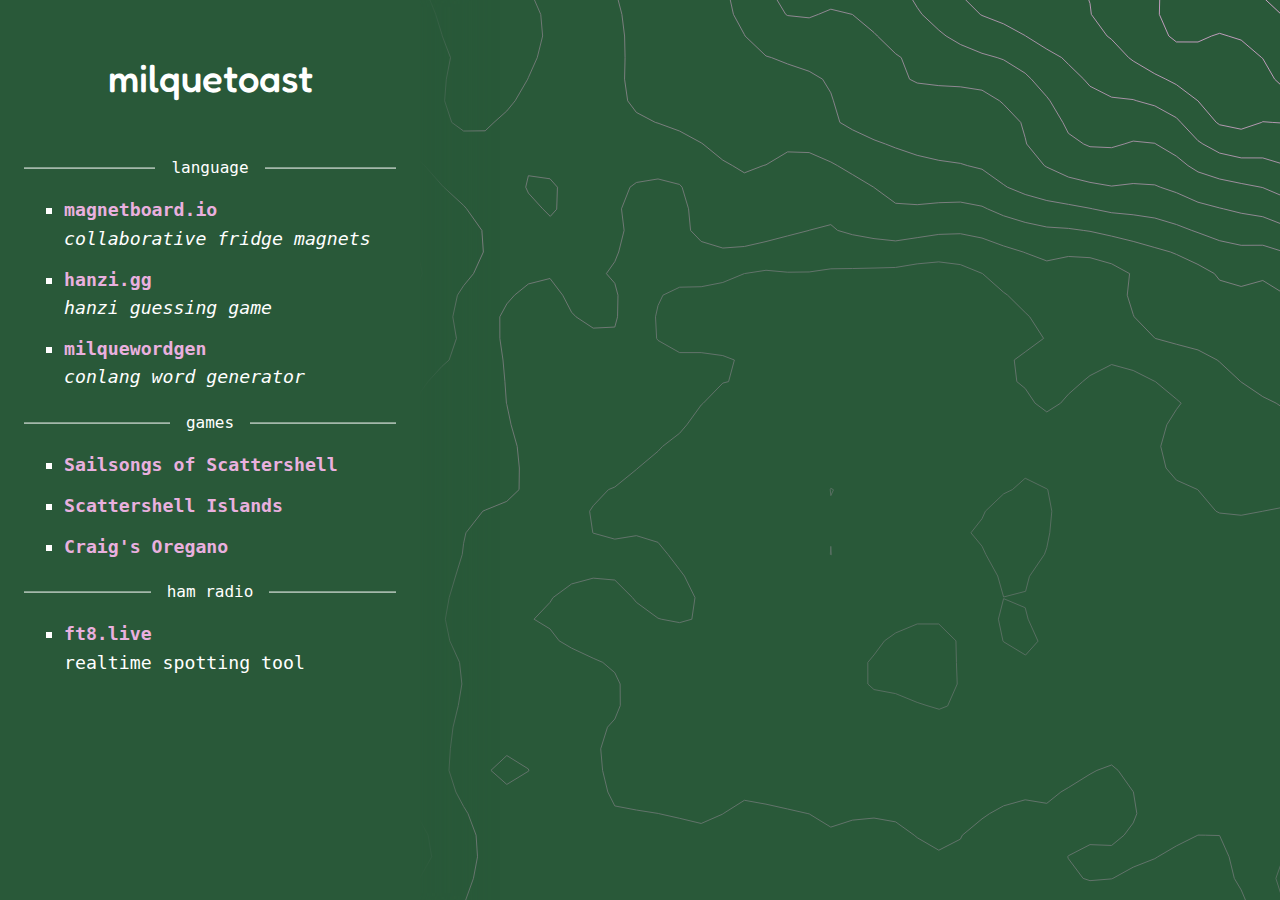
<file: index.html>
<!doctype html><html lang="en"><head><link rel="preconnect" href="https://fonts.gstatic.com"><link href="https://fonts.googleapis.com/css2?family=Fredoka+One&display=swap" rel="stylesheet"><meta charset="utf-8"/><meta name="viewport" content="width=device-width,initial-scale=1"/><meta name="theme-color" content="#e9b0df"/><meta name="description" content="Games and other things created by milquetoast"/><link rel="apple-touch-icon" href="/apple-touch-icon.png"/><link rel="manifest" href="/manifest.json"/><title>milquetoast.space</title><link href="/static/css/main.b9e900e3.chunk.css" rel="stylesheet"></head><body><noscript><div style="font-family:monospace;font-size:1.4em"><main style="margin:0 2em"><h1>milquetoast</h1><p></p><ul style="list-style-type:none;padding:0"><li><a href="https://hanzi.gg">hanzi.gg: a hanzi guessing game</a></li><li><a href="https://ft8.live">ft8.live: realtime spotting tool</a></li><li><a href="https://magnetboard.io">magnetboard.io: collaborative fridge magnets</a></li><br/><li><a href="/scattershell">Sailsongs of Scattershell</a></li><li><a href="/scattershell-islands">Scattershell Islands</a></li><li><a href="/milquewordgen">milquewordgen word generator</a></li><li><a href="/craigs-oregano">Craig's Oregano</a></li></ul><p></p></main></div></noscript><div id="root"></div><script>!function(e){function t(t){for(var n,i,a=t[0],c=t[1],l=t[2],s=0,p=[];s<a.length;s++)i=a[s],Object.prototype.hasOwnProperty.call(o,i)&&o[i]&&p.push(o[i][0]),o[i]=0;for(n in c)Object.prototype.hasOwnProperty.call(c,n)&&(e[n]=c[n]);for(f&&f(t);p.length;)p.shift()();return u.push.apply(u,l||[]),r()}function r(){for(var e,t=0;t<u.length;t++){for(var r=u[t],n=!0,a=1;a<r.length;a++){var c=r[a];0!==o[c]&&(n=!1)}n&&(u.splice(t--,1),e=i(i.s=r[0]))}return e}var n={},o={1:0},u=[];function i(t){if(n[t])return n[t].exports;var r=n[t]={i:t,l:!1,exports:{}};return e[t].call(r.exports,r,r.exports,i),r.l=!0,r.exports}i.e=function(e){var t=[],r=o[e];if(0!==r)if(r)t.push(r[2]);else{var n=new Promise((function(t,n){r=o[e]=[t,n]}));t.push(r[2]=n);var u,a=document.createElement("script");a.charset="utf-8",a.timeout=120,i.nc&&a.setAttribute("nonce",i.nc),a.src=function(e){return i.p+"static/js/"+({}[e]||e)+"."+{3:"0343b112"}[e]+".chunk.js"}(e);var c=new Error;u=function(t){a.onerror=a.onload=null,clearTimeout(l);var r=o[e];if(0!==r){if(r){var n=t&&("load"===t.type?"missing":t.type),u=t&&t.target&&t.target.src;c.message="Loading chunk "+e+" failed.\n("+n+": "+u+")",c.name="ChunkLoadError",c.type=n,c.request=u,r[1](c)}o[e]=void 0}};var l=setTimeout((function(){u({type:"timeout",target:a})}),12e4);a.onerror=a.onload=u,document.head.appendChild(a)}return Promise.all(t)},i.m=e,i.c=n,i.d=function(e,t,r){i.o(e,t)||Object.defineProperty(e,t,{enumerable:!0,get:r})},i.r=function(e){"undefined"!=typeof Symbol&&Symbol.toStringTag&&Object.defineProperty(e,Symbol.toStringTag,{value:"Module"}),Object.defineProperty(e,"__esModule",{value:!0})},i.t=function(e,t){if(1&t&&(e=i(e)),8&t)return e;if(4&t&&"object"==typeof e&&e&&e.__esModule)return e;var r=Object.create(null);if(i.r(r),Object.defineProperty(r,"default",{enumerable:!0,value:e}),2&t&&"string"!=typeof e)for(var n in e)i.d(r,n,function(t){return e[t]}.bind(null,n));return r},i.n=function(e){var t=e&&e.__esModule?function(){return e.default}:function(){return e};return i.d(t,"a",t),t},i.o=function(e,t){return Object.prototype.hasOwnProperty.call(e,t)},i.p="/",i.oe=function(e){throw console.error(e),e};var a=this["webpackJsonpmilquetoast-home"]=this["webpackJsonpmilquetoast-home"]||[],c=a.push.bind(a);a.push=t,a=a.slice();for(var l=0;l<a.length;l++)t(a[l]);var f=c;r()}([])</script><script src="/static/js/2.aa793e45.chunk.js"></script><script src="/static/js/main.2bd88f0f.chunk.js"></script></body></html>
</file>
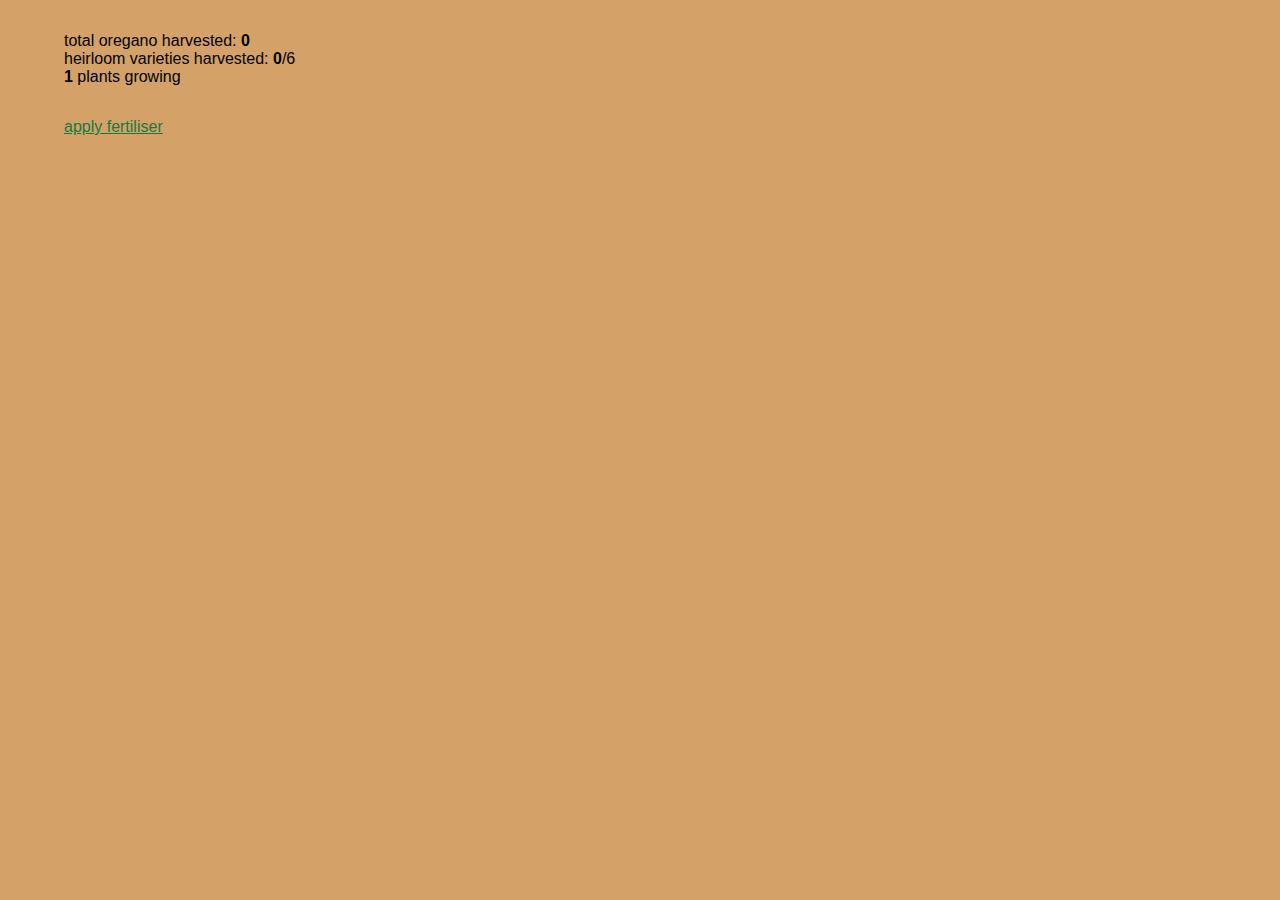
<file: craigs-oregano/index.html>
<!doctype html><html lang="en"><head><meta charset="utf-8"/><meta name="viewport" content="width=device-width,initial-scale=1"/><meta name="theme-color" content="#000000"/><title>Craig's Oregano</title><link href="/craigs-oregano/static/css/main.8d8bda3b.chunk.css" rel="stylesheet"></head><body><noscript>You need to enable JavaScript to run this app.</noscript><div id="root"></div><script>!function(l){function e(e){for(var r,t,n=e[0],o=e[1],u=e[2],a=0,i=[];a<n.length;a++)t=n[a],Object.prototype.hasOwnProperty.call(f,t)&&f[t]&&i.push(f[t][0]),f[t]=0;for(r in o)Object.prototype.hasOwnProperty.call(o,r)&&(l[r]=o[r]);for(s&&s(e);i.length;)i.shift()();return p.push.apply(p,u||[]),c()}function c(){for(var e,r=0;r<p.length;r++){for(var t=p[r],n=!0,o=1;o<t.length;o++){var u=t[o];0!==f[u]&&(n=!1)}n&&(p.splice(r--,1),e=a(a.s=t[0]))}return e}var t={},f={1:0},p=[];function a(e){if(t[e])return t[e].exports;var r=t[e]={i:e,l:!1,exports:{}};return l[e].call(r.exports,r,r.exports,a),r.l=!0,r.exports}a.m=l,a.c=t,a.d=function(e,r,t){a.o(e,r)||Object.defineProperty(e,r,{enumerable:!0,get:t})},a.r=function(e){"undefined"!=typeof Symbol&&Symbol.toStringTag&&Object.defineProperty(e,Symbol.toStringTag,{value:"Module"}),Object.defineProperty(e,"__esModule",{value:!0})},a.t=function(r,e){if(1&e&&(r=a(r)),8&e)return r;if(4&e&&"object"==typeof r&&r&&r.__esModule)return r;var t=Object.create(null);if(a.r(t),Object.defineProperty(t,"default",{enumerable:!0,value:r}),2&e&&"string"!=typeof r)for(var n in r)a.d(t,n,function(e){return r[e]}.bind(null,n));return t},a.n=function(e){var r=e&&e.__esModule?function(){return e.default}:function(){return e};return a.d(r,"a",r),r},a.o=function(e,r){return Object.prototype.hasOwnProperty.call(e,r)},a.p="/craigs-oregano/";var r=this["webpackJsonpcraigs-oregano"]=this["webpackJsonpcraigs-oregano"]||[],n=r.push.bind(r);r.push=e,r=r.slice();for(var o=0;o<r.length;o++)e(r[o]);var s=n;c()}([])</script><script src="/craigs-oregano/static/js/2.79b06b36.chunk.js"></script><script src="/craigs-oregano/static/js/main.7e58e385.chunk.js"></script></body></html>
</file>
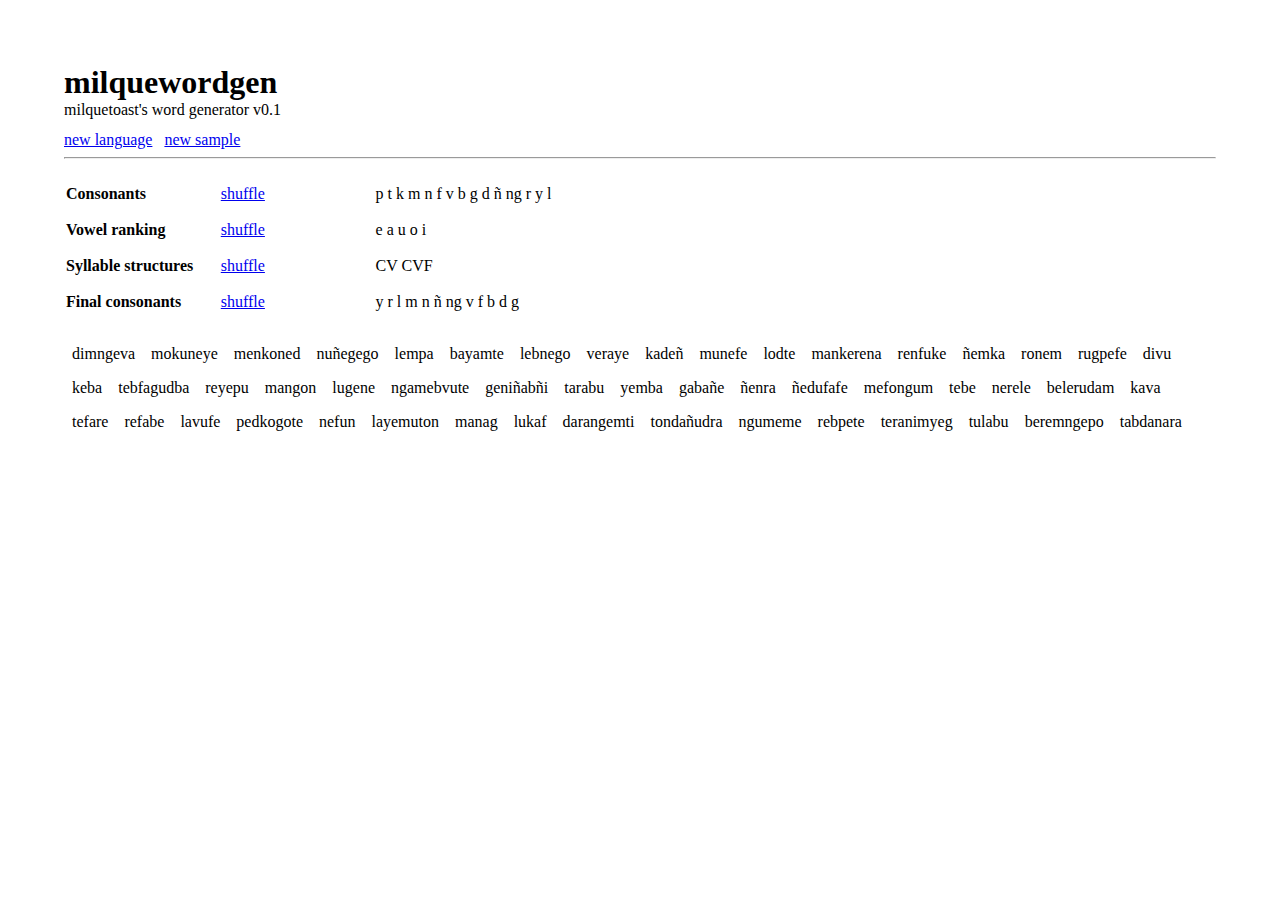
<file: milquewordgen/index.html>
<!doctype html><html lang="en"><head><meta charset="utf-8"/><link rel="icon" href="/milquewordgen/favicon.ico"/><meta name="viewport" content="width=device-width,initial-scale=1"/><meta name="theme-color" content="#000000"/><meta name="description" content="Milquetoast's word generator"/><title>milquewordgen</title><link href="/milquewordgen/static/css/main.970f23f5.chunk.css" rel="stylesheet"></head><body><noscript>You need to enable JavaScript to run this app.</noscript><div id="root"></div><script>!function(i){function e(e){for(var r,t,n=e[0],o=e[1],u=e[2],l=0,a=[];l<n.length;l++)t=n[l],Object.prototype.hasOwnProperty.call(c,t)&&c[t]&&a.push(c[t][0]),c[t]=0;for(r in o)Object.prototype.hasOwnProperty.call(o,r)&&(i[r]=o[r]);for(s&&s(e);a.length;)a.shift()();return p.push.apply(p,u||[]),f()}function f(){for(var e,r=0;r<p.length;r++){for(var t=p[r],n=!0,o=1;o<t.length;o++){var u=t[o];0!==c[u]&&(n=!1)}n&&(p.splice(r--,1),e=l(l.s=t[0]))}return e}var t={},c={1:0},p=[];function l(e){if(t[e])return t[e].exports;var r=t[e]={i:e,l:!1,exports:{}};return i[e].call(r.exports,r,r.exports,l),r.l=!0,r.exports}l.m=i,l.c=t,l.d=function(e,r,t){l.o(e,r)||Object.defineProperty(e,r,{enumerable:!0,get:t})},l.r=function(e){"undefined"!=typeof Symbol&&Symbol.toStringTag&&Object.defineProperty(e,Symbol.toStringTag,{value:"Module"}),Object.defineProperty(e,"__esModule",{value:!0})},l.t=function(r,e){if(1&e&&(r=l(r)),8&e)return r;if(4&e&&"object"==typeof r&&r&&r.__esModule)return r;var t=Object.create(null);if(l.r(t),Object.defineProperty(t,"default",{enumerable:!0,value:r}),2&e&&"string"!=typeof r)for(var n in r)l.d(t,n,function(e){return r[e]}.bind(null,n));return t},l.n=function(e){var r=e&&e.__esModule?function(){return e.default}:function(){return e};return l.d(r,"a",r),r},l.o=function(e,r){return Object.prototype.hasOwnProperty.call(e,r)},l.p="/milquewordgen/";var r=this["webpackJsonpconlang-demo"]=this["webpackJsonpconlang-demo"]||[],n=r.push.bind(r);r.push=e,r=r.slice();for(var o=0;o<r.length;o++)e(r[o]);var s=n;f()}([])</script><script src="/milquewordgen/static/js/2.3d37267c.chunk.js"></script><script src="/milquewordgen/static/js/main.e1a51ab4.chunk.js"></script></body></html>
</file>
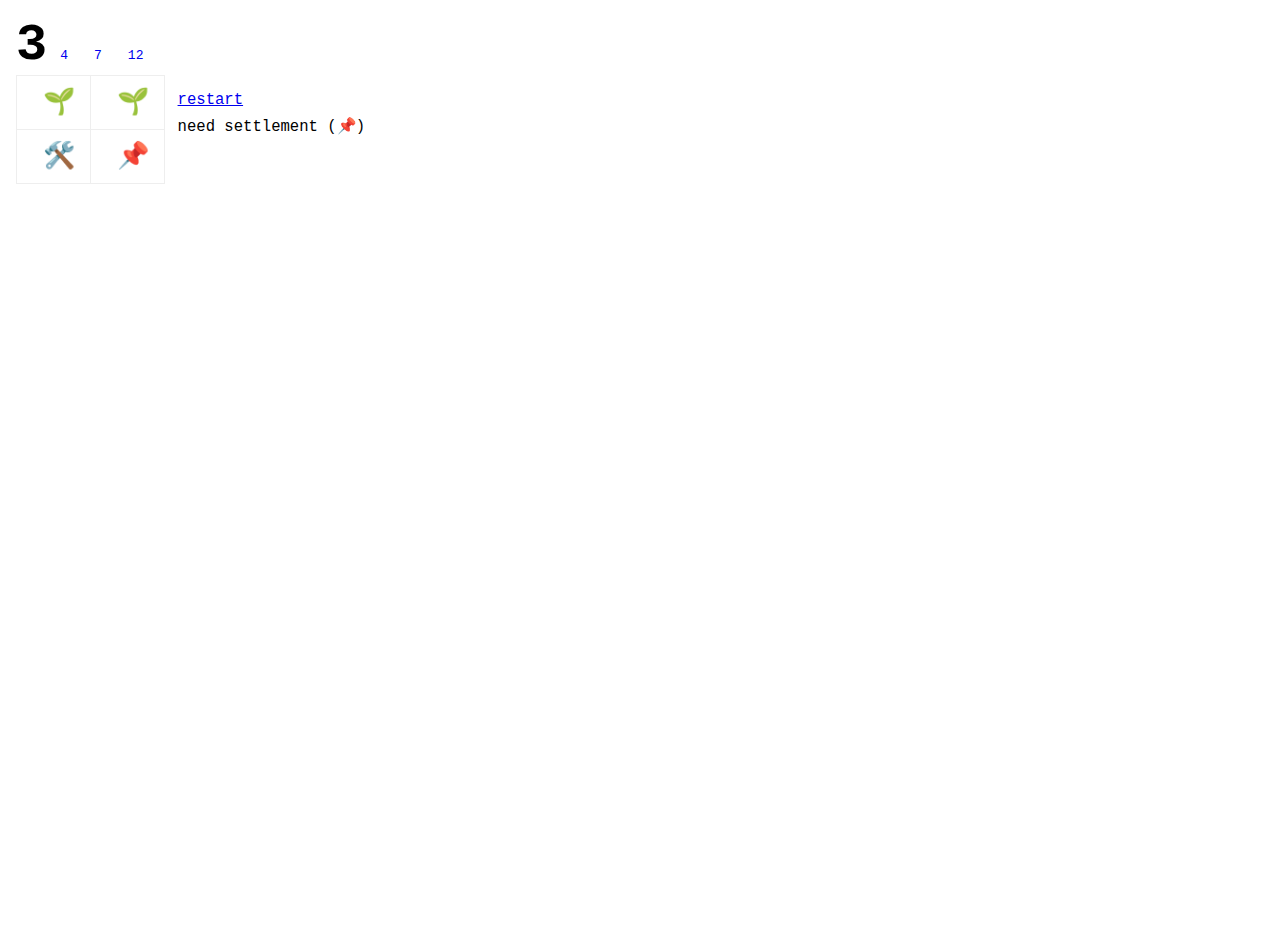
<file: scattershell-islands/index.html>
<!doctype html><html lang="en"><head><meta charset="utf-8"/><meta name="viewport" content="width=device-width,initial-scale=1"/><meta name="theme-color" content="#000000"/><title>Scattershell Islands 0.4</title><link href="/scattershell-islands/static/css/main.e9ec221c.chunk.css" rel="stylesheet"></head><body><noscript>You need to enable JavaScript to run this app.</noscript><div id="root"></div><script>!function(i){function e(e){for(var t,r,n=e[0],o=e[1],l=e[2],u=0,a=[];u<n.length;u++)r=n[u],Object.prototype.hasOwnProperty.call(c,r)&&c[r]&&a.push(c[r][0]),c[r]=0;for(t in o)Object.prototype.hasOwnProperty.call(o,t)&&(i[t]=o[t]);for(p&&p(e);a.length;)a.shift()();return f.push.apply(f,l||[]),s()}function s(){for(var e,t=0;t<f.length;t++){for(var r=f[t],n=!0,o=1;o<r.length;o++){var l=r[o];0!==c[l]&&(n=!1)}n&&(f.splice(t--,1),e=u(u.s=r[0]))}return e}var r={},c={1:0},f=[];function u(e){if(r[e])return r[e].exports;var t=r[e]={i:e,l:!1,exports:{}};return i[e].call(t.exports,t,t.exports,u),t.l=!0,t.exports}u.m=i,u.c=r,u.d=function(e,t,r){u.o(e,t)||Object.defineProperty(e,t,{enumerable:!0,get:r})},u.r=function(e){"undefined"!=typeof Symbol&&Symbol.toStringTag&&Object.defineProperty(e,Symbol.toStringTag,{value:"Module"}),Object.defineProperty(e,"__esModule",{value:!0})},u.t=function(t,e){if(1&e&&(t=u(t)),8&e)return t;if(4&e&&"object"==typeof t&&t&&t.__esModule)return t;var r=Object.create(null);if(u.r(r),Object.defineProperty(r,"default",{enumerable:!0,value:t}),2&e&&"string"!=typeof t)for(var n in t)u.d(r,n,function(e){return t[e]}.bind(null,n));return r},u.n=function(e){var t=e&&e.__esModule?function(){return e.default}:function(){return e};return u.d(t,"a",t),t},u.o=function(e,t){return Object.prototype.hasOwnProperty.call(e,t)},u.p="/scattershell-islands/";var t=this["webpackJsonpscattershell-islands"]=this["webpackJsonpscattershell-islands"]||[],n=t.push.bind(t);t.push=e,t=t.slice();for(var o=0;o<t.length;o++)e(t[o]);var p=n;s()}([])</script><script src="/scattershell-islands/static/js/2.48172817.chunk.js"></script><script src="/scattershell-islands/static/js/main.d7b77474.chunk.js"></script></body></html>
</file>
